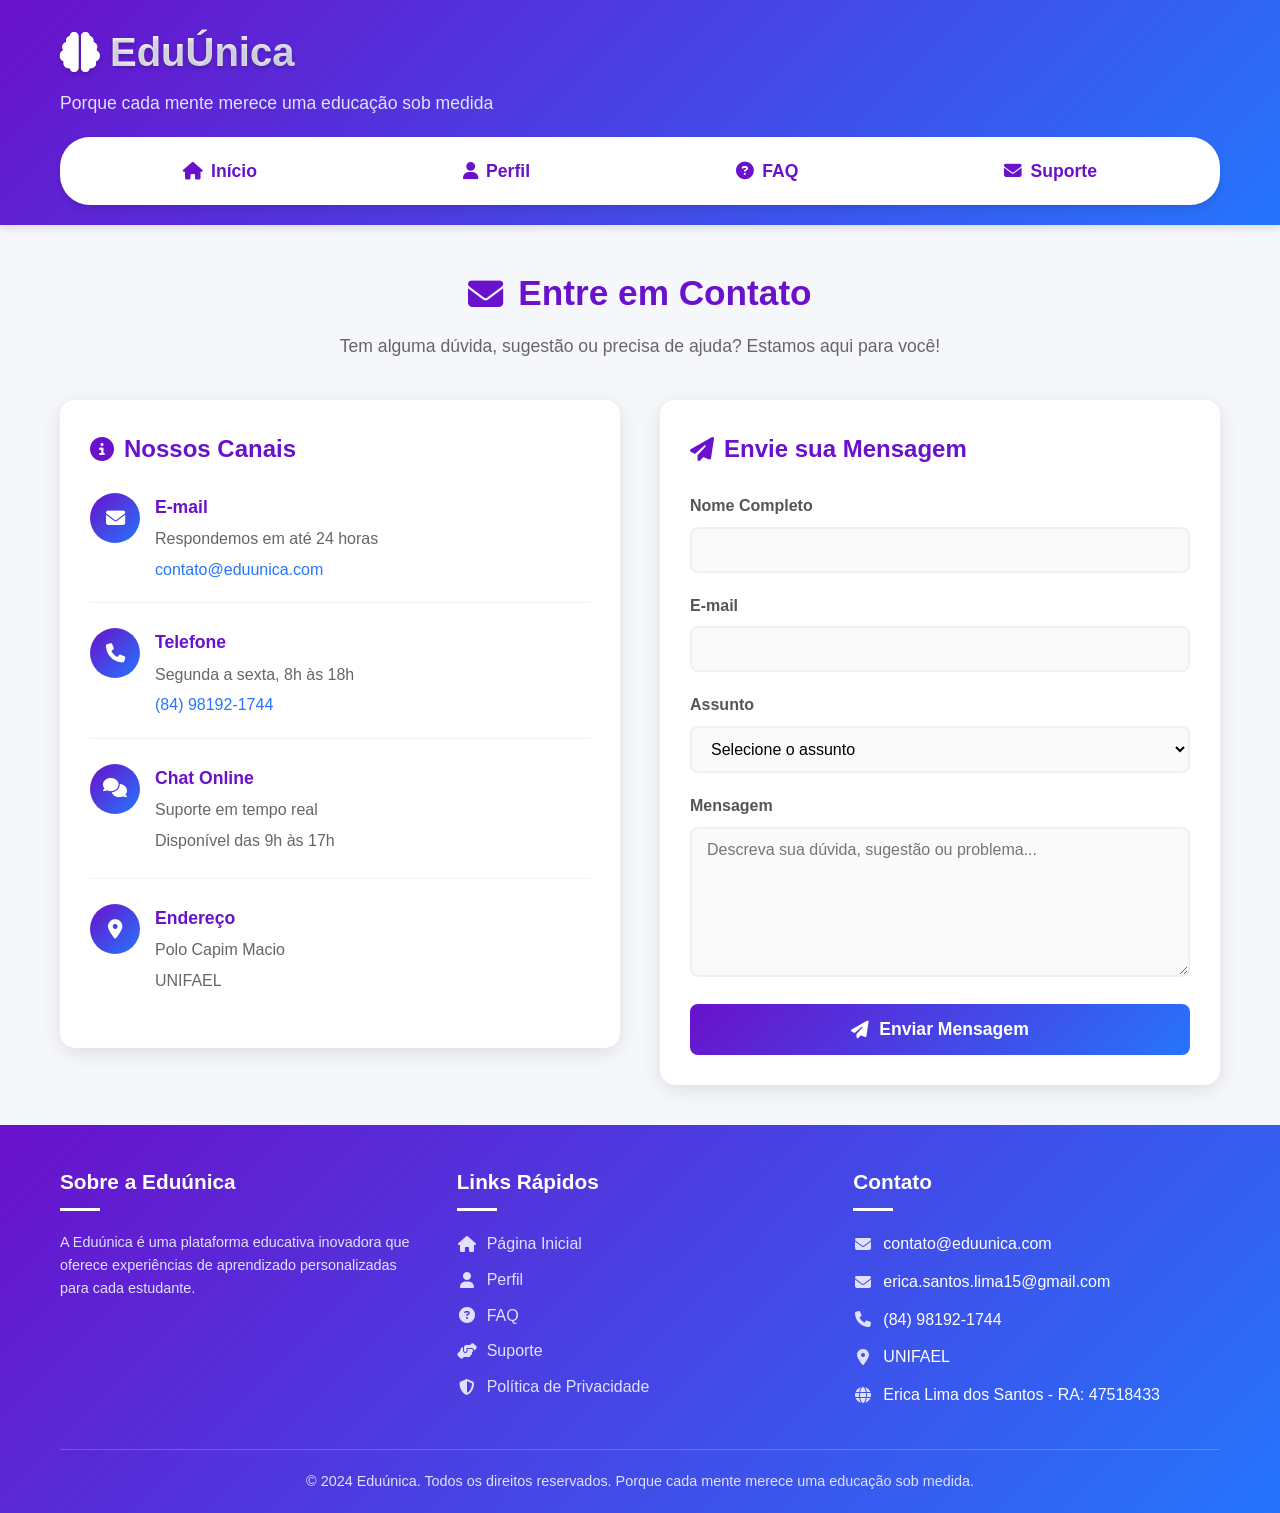
<file: contato.html>
<!DOCTYPE html>
<html lang="pt-BR">
<head>
    <meta charset="UTF-8">
    <meta name="viewport" content="width=device-width, initial-scale=1.0">
    <title>Contato - Eduúnica</title>
    <link rel="stylesheet" href="https://cdnjs.cloudflare.com/ajax/libs/font-awesome/6.4.0/css/all.min.css">
    <style>
        /* ===== VARIÁVEIS PARA ALTO CONTRASTE ===== */
        :root {
            --primary-color: #6a11cb;
            --secondary-color: #2575fc;
            --text-color: #333333;
            --background-color: #ffffff;
            --contrast-ratio: 4.5; /* WCAG AA */
        }

        /* ===== ESTILOS GERAIS ===== */
        * {
            margin: 0;
            padding: 0;
            box-sizing: border-box;
            font-family: 'Segoe UI', Tahoma, Geneva, Verdana, sans-serif;
        }

        /* CORREÇÃO: Garantir que o body ocupe 100% da altura da viewport */
        html, body {
            height: 100%;
        }

        body {
            background-color: #f5f7fa;
            color: #333;
            line-height: 1.6;
            display: flex;
            flex-direction: column;
            min-height: 100vh; /* Garante altura mínima de 100% da viewport */
        }

        .container {
            max-width: 1200px;
            margin: 0 auto;
            padding: 0 20px;
        }

        /* ===== CABEÇALHO ===== */
        header {
            background: linear-gradient(135deg, #6a11cb 0%, #2575fc 100%);
            color: white;
            padding: 20px 0;
            box-shadow: 0 4px 6px rgba(0, 0, 0, 0.1);
        }

        .header-content {
            display: flex;
            justify-content: space-between;
            align-items: center;
        }

        .logo {
            font-size: 2.5rem;
            font-weight: 700;
            background: linear-gradient(to right, #ffffff, #e0e0ff);
            -webkit-background-clip: text;
            background-clip: text;
            color: transparent;
            text-shadow: 0 2px 4px rgba(0, 0, 0, 0.2);
            display: flex;
            align-items: center;
        }

        .logo i {
            margin-right: 10px;
            color: #ffffff;
        }

        .slogan {
            font-size: 1.1rem;
            font-weight: 300;
            margin-top: 5px;
            color: #e0e0ff;
        }

        /* ===== NAVEGAÇÃO ===== */
        nav {
            background-color: #ffffff;
            border-radius: 30px;
            padding: 10px 20px;
            margin-top: 20px;
            box-shadow: 0 4px 6px rgba(0, 0, 0, 0.1);
        }

        .nav-links {
            display: flex;
            justify-content: space-around;
            list-style: none;
        }

        .nav-links li a {
            color: #6a11cb;
            text-decoration: none;
            font-weight: 600;
            font-size: 1.1rem;
            padding: 10px 20px;
            border-radius: 20px;
            transition: all 0.3s ease;
            display: flex;
            align-items: center;
        }

        .nav-links li a i {
            margin-right: 8px;
        }

        .nav-links li a:hover {
            background-color: #f0f0ff;
            color: #2575fc;
        }

        /* ===== CONTEÚDO PRINCIPAL ===== */
        /* CORREÇÃO: Garantir que o main ocupe o espaço disponível */
        main {
            flex: 1; /* Faz o main ocupar todo o espaço disponível */
            width: 100%;
        }

        .contact-section {
            margin: 40px 0;
            min-height: calc(100vh - 400px); /* Garante altura mínima baseada na viewport */
        }

        .contact-header {
            text-align: center;
            margin-bottom: 40px;
        }

        .contact-header h2 {
            color: #6a11cb;
            font-size: 2.2rem;
            margin-bottom: 10px;
            display: flex;
            align-items: center;
            justify-content: center;
        }

        .contact-header h2 i {
            margin-right: 15px;
        }

        .contact-header p {
            color: #666;
            font-size: 1.1rem;
        }

        .contact-container {
            display: grid;
            grid-template-columns: 1fr 1fr;
            gap: 40px;
        }

        .contact-info {
            background: white;
            border-radius: 15px;
            padding: 30px;
            box-shadow: 0 5px 20px rgba(0, 0, 0, 0.1);
            height: fit-content;
        }

        .contact-info h3 {
            color: #6a11cb;
            margin-bottom: 25px;
            font-size: 1.5rem;
            display: flex;
            align-items: center;
        }

        .contact-info h3 i {
            margin-right: 10px;
        }

        .contact-method {
            display: flex;
            align-items: flex-start;
            margin-bottom: 25px;
            padding-bottom: 20px;
            border-bottom: 1px solid #f0f0f0;
        }

        .contact-method:last-child {
            border-bottom: none;
            margin-bottom: 0;
        }

        .contact-icon {
            width: 50px;
            height: 50px;
            background: linear-gradient(135deg, #6a11cb 0%, #2575fc 100%);
            border-radius: 50%;
            display: flex;
            align-items: center;
            justify-content: center;
            margin-right: 15px;
            flex-shrink: 0;
        }

        .contact-icon i {
            color: white;
            font-size: 1.2rem;
        }

        .contact-details h4 {
            color: #6a11cb;
            margin-bottom: 5px;
            font-size: 1.1rem;
        }

        .contact-details p {
            color: #666;
            margin-bottom: 5px;
        }

        .contact-details a {
            color: #2575fc;
            text-decoration: none;
            transition: color 0.3s ease;
        }

        .contact-details a:hover {
            color: #6a11cb;
            text-decoration: underline;
        }

        .contact-form-container {
            background: white;
            border-radius: 15px;
            padding: 30px;
            box-shadow: 0 5px 20px rgba(0, 0, 0, 0.1);
        }

        .contact-form-container h3 {
            color: #6a11cb;
            margin-bottom: 25px;
            font-size: 1.5rem;
            display: flex;
            align-items: center;
        }

        .contact-form-container h3 i {
            margin-right: 10px;
        }

        .form-group {
            margin-bottom: 20px;
        }

        .form-group label {
            display: block;
            margin-bottom: 8px;
            font-weight: 600;
            color: #555;
        }

        .form-group input,
        .form-group select,
        .form-group textarea {
            width: 100%;
            padding: 12px 15px;
            border: 2px solid #f0f0f0;
            border-radius: 8px;
            font-size: 1rem;
            transition: all 0.3s ease;
            background-color: #fafafa;
        }

        .form-group input:focus,
        .form-group select:focus,
        .form-group textarea:focus {
            border-color: #6a11cb;
            background-color: white;
            outline: none;
            box-shadow: 0 0 0 3px rgba(106, 17, 203, 0.1);
        }

        .form-group textarea {
            min-height: 150px;
            resize: vertical;
        }

        .submit-btn {
            background: linear-gradient(135deg, #6a11cb 0%, #2575fc 100%);
            color: white;
            border: none;
            padding: 15px 30px;
            border-radius: 8px;
            cursor: pointer;
            font-weight: 600;
            font-size: 1.1rem;
            transition: all 0.3s ease;
            display: flex;
            align-items: center;
            justify-content: center;
            width: 100%;
            margin-top: 10px;
        }

        .submit-btn i {
            margin-right: 10px;
        }

        .submit-btn:hover {
            transform: translateY(-2px);
            box-shadow: 0 5px 15px rgba(106, 17, 203, 0.3);
        }

        /* Modal de Confirmação */
        .modal {
            display: none;
            position: fixed;
            top: 0;
            left: 0;
            width: 100%;
            height: 100%;
            background-color: rgba(0, 0, 0, 0.5);
            z-index: 1000;
            align-items: center;
            justify-content: center;
        }

        .modal-content {
            background: white;
            border-radius: 15px;
            padding: 40px;
            max-width: 500px;
            width: 90%;
            text-align: center;
            box-shadow: 0 10px 30px rgba(0, 0, 0, 0.2);
            animation: modalAppear 0.3s ease;
        }

        @keyframes modalAppear {
            from {
                opacity: 0;
                transform: translateY(-20px);
            }
            to {
                opacity: 1;
                transform: translateY(0);
            }
        }

        .modal-icon {
            width: 80px;
            height: 80px;
            background: linear-gradient(135deg, #4CAF50 0%, #45a049 100%);
            border-radius: 50%;
            display: flex;
            align-items: center;
            justify-content: center;
            margin: 0 auto 20px;
        }

        .modal-icon i {
            color: white;
            font-size: 2.5rem;
        }

        .modal h3 {
            color: #6a11cb;
            margin-bottom: 15px;
            font-size: 1.8rem;
        }

        .modal p {
            color: #666;
            margin-bottom: 25px;
            line-height: 1.6;
        }

        .modal-actions {
            display: flex;
            gap: 15px;
            justify-content: center;
        }

        .modal-btn {
            padding: 12px 25px;
            border: none;
            border-radius: 8px;
            cursor: pointer;
            font-weight: 600;
            transition: all 0.3s ease;
            display: flex;
            align-items: center;
        }

        .modal-btn.home {
            background: linear-gradient(135deg, #6a11cb 0%, #2575fc 100%);
            color: white;
        }

        .modal-btn.faq {
            background: #f5f7fa;
            color: #6a11cb;
            border: 2px solid #6a11cb;
        }

        .modal-btn:hover {
            transform: translateY(-2px);
            box-shadow: 0 5px 15px rgba(106, 17, 203, 0.2);
        }

        .modal-btn i {
            margin-right: 8px;
        }

/* ===== RODAPÉ CORRIGIDO ===== */
footer {
    background: linear-gradient(135deg, #6a11cb 0%, #2575fc 100%);
    color: white;
    padding: 40px 0 20px;
    margin-top: auto;
    width: 100%;
}

footer .container {
    max-width: 1200px;
    margin: 0 auto;
    padding: 0 20px;
}

footer .footer-content {
    display: grid;
    grid-template-columns: repeat(auto-fit, minmax(250px, 1fr));
    gap: 30px;
    margin-bottom: 30px;
}

footer .footer-column h3 {
    font-size: 1.3rem;
    margin-bottom: 20px;
    position: relative;
}

footer .footer-column h3::after {
    content: '';
    display: block;
    width: 40px;
    height: 3px;
    background-color: white;
    margin-top: 10px;
}

footer .footer-column p {
    color: #e0e0ff;
    margin-bottom: 20px;
    font-size: 0.9rem;
    line-height: 1.6;
}

footer .footer-column ul {
    list-style: none;
}

footer .footer-column ul li {
    margin-bottom: 10px;
}

footer .footer-column ul li a {
    color: #e0e0ff;
    text-decoration: none;
    transition: color 0.3s ease;
    display: flex;
    align-items: center;
}

footer .footer-column ul li a i {
    margin-right: 10px;
    width: 20px;
    text-align: center;
}

footer .footer-column ul li a:hover {
    color: white;
    text-decoration: underline;
}

/* CORREÇÃO: Estilos específicos para a lista de contato no rodapé */
footer .footer-column .contact-info {
    background: transparent !important;
    padding: 0 !important;
    margin: 0 !important;
    box-shadow: none !important;
    border-radius: 0 !important;
}

footer .footer-column .contact-info li {
    background: transparent !important;
    margin-bottom: 12px;
    padding: 0 !important;
    border: none !important;
    display: flex;
    align-items: center;
}

footer .footer-column .contact-info li i {
    color: #e0e0ff;
    margin-right: 10px;
    width: 20px;
    text-align: center;
    font-size: 1rem;
}

footer .footer-column .contact-info li:hover i {
    color: white;
}

footer .copyright {
    text-align: center;
    padding-top: 20px;
    border-top: 1px solid rgba(255, 255, 255, 0.2);
    font-size: 0.9rem;
    color: #e0e0ff;
}        /* Botão Voltar ao Topo */
.back-to-top {
    position: fixed;
    bottom: 30px;
    right: 30px;
    width: 50px;
    height: 50px;
    background: var(--primary-color, #4a90e2);
    color: white;
    border: none;
    border-radius: 50%;
    cursor: pointer;
    opacity: 0;
    visibility: hidden;
    transition: all 0.3s ease;
    box-shadow: 0 4px 12px rgba(0, 0, 0, 0.15);
    z-index: 1000;
    display: flex;
    align-items: center;
    justify-content: center;
    font-size: 1.2rem;
}

.back-to-top.show {
    opacity: 1;
    visibility: visible;
}

.back-to-top:hover {
    background: var(--primary-dark, #357abd);
    transform: translateY(-2px);
    box-shadow: 0 6px 16px rgba(0, 0, 0, 0.2);
}

.back-to-top:focus {
    outline: 3px solid var(--focus-color, #ffd700);
    outline-offset: 2px;
}

/* Modo alto contraste */
.high-contrast .back-to-top {
    background: #000;
    border: 2px solid #fff;
}

.high-contrast .back-to-top:hover {
    background: #fff;
    color: #000;
}

/* Reduzir movimento */
.reduce-motion .back-to-top {
    transition: none;
}
    </style>
</head>
<body>
    <!-- Cabeçalho -->
    <header>
        <div class="container">
            <div class="header-content">
                <div>
                    <h1 class="logo"><i class="fas fa-brain"></i> EduÚnica</h1>
                    <p class="slogan">Porque cada mente merece uma educação sob medida</p>
                </div>
            </div>
            
            <!-- Navegação -->
            <nav>
                <ul class="nav-links">
                    <li><a href="home.html"><i class="fas fa-home"></i> Início</a></li>
                    <li><a href="perfil.html"><i class="fas fa-user"></i> Perfil</a></li>
                    <li><a href="faq.html"><i class="fas fa-question-circle"></i> FAQ</a></li>
                    <li><a href="contato.html" class="active"><i class="fas fa-envelope"></i> Suporte</a></li>
                </ul>
            </nav>
        </div>
    </header>

    <!-- Conteúdo Principal -->
    <main class="container">
        <section class="contact-section">
            <div class="contact-header">
                <h2><i class="fas fa-envelope"></i> Entre em Contato</h2>
                <p>Tem alguma dúvida, sugestão ou precisa de ajuda? Estamos aqui para você!</p>
            </div>

            <div class="contact-container">
                <!-- Informações de Contato -->
                <div class="contact-info">
                    <h3><i class="fas fa-info-circle"></i> Nossos Canais</h3>
                    
                    <div class="contact-method">
                        <div class="contact-icon">
                            <i class="fas fa-envelope"></i>
                        </div>
                        <div class="contact-details">
                            <h4>E-mail</h4>
                            <p>Respondemos em até 24 horas</p>
                            <a href="mailto:contato@eduunica.com">contato@eduunica.com</a>
                        </div>
                    </div>
                    
                    <div class="contact-method">
                        <div class="contact-icon">
                            <i class="fas fa-phone"></i>
                        </div>
                        <div class="contact-details">
                            <h4>Telefone</h4>
                            <p>Segunda a sexta, 8h às 18h</p>
                            <a href="tel:+5584981921744">(84) 98192-1744</a>
                        </div>
                    </div>
                    
                    <div class="contact-method">
                        <div class="contact-icon">
                            <i class="fas fa-comments"></i>
                        </div>
                        <div class="contact-details">
                            <h4>Chat Online</h4>
                            <p>Suporte em tempo real</p>
                            <p>Disponível das 9h às 17h</p>
                        </div>
                    </div>
                    
                    <div class="contact-method">
                        <div class="contact-icon">
                            <i class="fas fa-map-marker-alt"></i>
                        </div>
                        <div class="contact-details">
                            <h4>Endereço</h4>
                            <p>Polo Capim Macio</p>
                            <p>UNIFAEL</p>
                        </div>
                    </div>
                </div>

                <!-- Formulário de Contato -->
                <div class="contact-form-container">
                    <h3><i class="fas fa-paper-plane"></i> Envie sua Mensagem</h3>
                    
                    <form id="contactForm">
                        <div class="form-group">
                            <label for="name">Nome Completo</label>
                            <input type="text" id="name" name="name" required>
                        </div>
                        
                        <div class="form-group">
                            <label for="email">E-mail</label>
                            <input type="email" id="email" name="email" required>
                        </div>
                        
                        <div class="form-group">
                            <label for="subject">Assunto</label>
                            <select id="subject" name="subject" required>
                                <option value="" disabled selected>Selecione o assunto</option>
                                <option value="duvida">Dúvida sobre a plataforma</option>
                                <option value="sugestao">Sugestão de melhoria</option>
                                <option value="problema">Problema técnico</option>
                                <option value="parceria">Proposta de parceria</option>
                                <option value="outro">Outro</option>
                            </select>
                        </div>
                        
                        <div class="form-group">
                            <label for="message">Mensagem</label>
                            <textarea id="message" name="message" placeholder="Descreva sua dúvida, sugestão ou problema..." required></textarea>
                        </div>
                        
                        <button type="submit" class="submit-btn">
                            <i class="fas fa-paper-plane"></i> Enviar Mensagem
                        </button>
                    </form>
                </div>
            </div>
        </section>
    </main>

    <!-- Modal de Confirmação -->
    <div class="modal" id="confirmationModal">
        <div class="modal-content">
            <div class="modal-icon">
                <i class="fas fa-check"></i>
            </div>
            <h3>Mensagem Enviada!</h3>
            <p>Sua mensagem foi enviada com sucesso. Entraremos em contato em breve.</p>
            <p><strong>Obrigado por entrar em contato com a Eduúnica!</strong></p>
            <div class="modal-actions">
                <button class="modal-btn home" id="goHome">
                    <i class="fas fa-home"></i> Voltar para a Página Inicial
                </button>
                <button class="modal-btn faq" id="goFaq">
                    <i class="fas fa-question-circle"></i> Voltar para o FAQ
                </button>
            </div>
        </div>
    </div>

    <!-- Rodapé -->
    <footer>
        <div class="container">
            <div class="footer-content">
                <div class="footer-column">
                    <h3>Sobre a Eduúnica</h3>
                    <p>A Eduúnica é uma plataforma educativa inovadora que oferece experiências de aprendizado personalizadas para cada estudante.</p>
                </div>
                <div class="footer-column">
                    <h3>Links Rápidos</h3>
                    <ul>
                        <li><a href="home.html"><i class="fas fa-home"></i> Página Inicial</a></li>
                        
                        <li><a href="perfil.html"><i class="fas fa-user"></i> Perfil</a></li>
                        <li><a href="FAQ.html"><i class="fas fa-question-circle"></i> FAQ</a></li>
                        <li><a href="contato.html"><i class="fas fa-hands-helping"></i> Suporte</a></li>
                        <li><a href="pp.html"><i class="fas fa-shield-alt"></i> Política de Privacidade</a></li>
                    </ul>
                </div>
                <div class="footer-column">
                    <h3>Contato</h3>
                    <ul class="contact-info">
                          <li><i class="fas fa-envelope"></i> contato@eduunica.com</li>
                         <li><i class="fas fa-envelope"></i> erica.santos.lima15@gmail.com</li>
                        <li><i class="fas fa-phone"></i> (84) 98192-1744</li>
                        <li><i class="fas fa-map-marker-alt"></i> UNIFAEL</li>
                        <li><i class="fas fa-globe"></i> Erica Lima dos Santos - RA: 47518433</li>
                    
                    </ul>
                </div>
            </div>
            <div class="copyright">
                <p>&copy; 2024 Eduúnica. Todos os direitos reservados. Porque cada mente merece uma educação sob medida.</p>
            </div>
        </div>
    </footer>
<!-- Botão Voltar ao Topo -->
<button id="backToTop" class="back-to-top" aria-label="Voltar ao topo da página">
    <i class="fas fa-chevron-up"></i>
</button>
    <script>
        // Botão Voltar ao Topo
function initBackToTop() {
    const backToTopButton = document.getElementById('backToTop');
    
    if (!backToTopButton) return;
    
    // Mostrar/ocultar botão baseado no scroll
    function toggleBackToTop() {
        if (window.pageYOffset > 300) {
            backToTopButton.classList.add('show');
        } else {
            backToTopButton.classList.remove('show');
        }
    }
    
    // Função para voltar ao topo suavemente
    function scrollToTop() {
        // Verifica se o usuário prefere reduzir movimento
        const prefersReducedMotion = document.body.classList.contains('reduce-motion');
        
        if (prefersReducedMotion) {
            // Scroll instantâneo para quem prefere reduzir animação
            window.scrollTo({
                top: 0,
                behavior: 'auto'
            });
        } else {
            // Scroll suave para outros usuários
            window.scrollTo({
                top: 0,
                behavior: 'smooth'
            });
        }
        
        // Anuncia para leitores de tela
        announceToScreenReader('Voltou ao topo da página');
    }
    
    // Event Listeners
    window.addEventListener('scroll', toggleBackToTop);
    backToTopButton.addEventListener('click', scrollToTop);
    
    // Teclado - permitir ativação com Enter ou Espaço
    backToTopButton.addEventListener('keydown', function(e) {
        if (e.key === 'Enter' || e.key === ' ') {
            e.preventDefault();
            scrollToTop();
        }
    });
    
    // Verificar estado inicial
    toggleBackToTop();
}

// Inicializar quando o DOM estiver carregado
document.addEventListener('DOMContentLoaded', function() {
    initBackToTop();
});

        document.addEventListener('DOMContentLoaded', function() {
            const contactForm = document.getElementById('contactForm');
            const confirmationModal = document.getElementById('confirmationModal');
            const goHomeBtn = document.getElementById('goHome');
            const goFaqBtn = document.getElementById('goFaq');

            // Envio do formulário
            contactForm.addEventListener('submit', function(e) {
                e.preventDefault();
                
                // Aqui você normalmente enviaria os dados para um servidor
                // Por enquanto, apenas simularemos o envio
                
                // Exibir modal de confirmação
                confirmationModal.style.display = 'flex';
            });

            // Botão para voltar à página inicial
            goHomeBtn.addEventListener('click', function() {
                window.location.href = 'index.html';
            });

            // Botão para voltar ao FAQ
            goFaqBtn.addEventListener('click', function() {
                window.location.href = 'faq.html';
            });

            // Fechar modal ao clicar fora dele
            confirmationModal.addEventListener('click', function(e) {
                if (e.target === confirmationModal) {
                    confirmationModal.style.display = 'none';
                }
            });
        });
    </script>
</body>
</html>
</file>
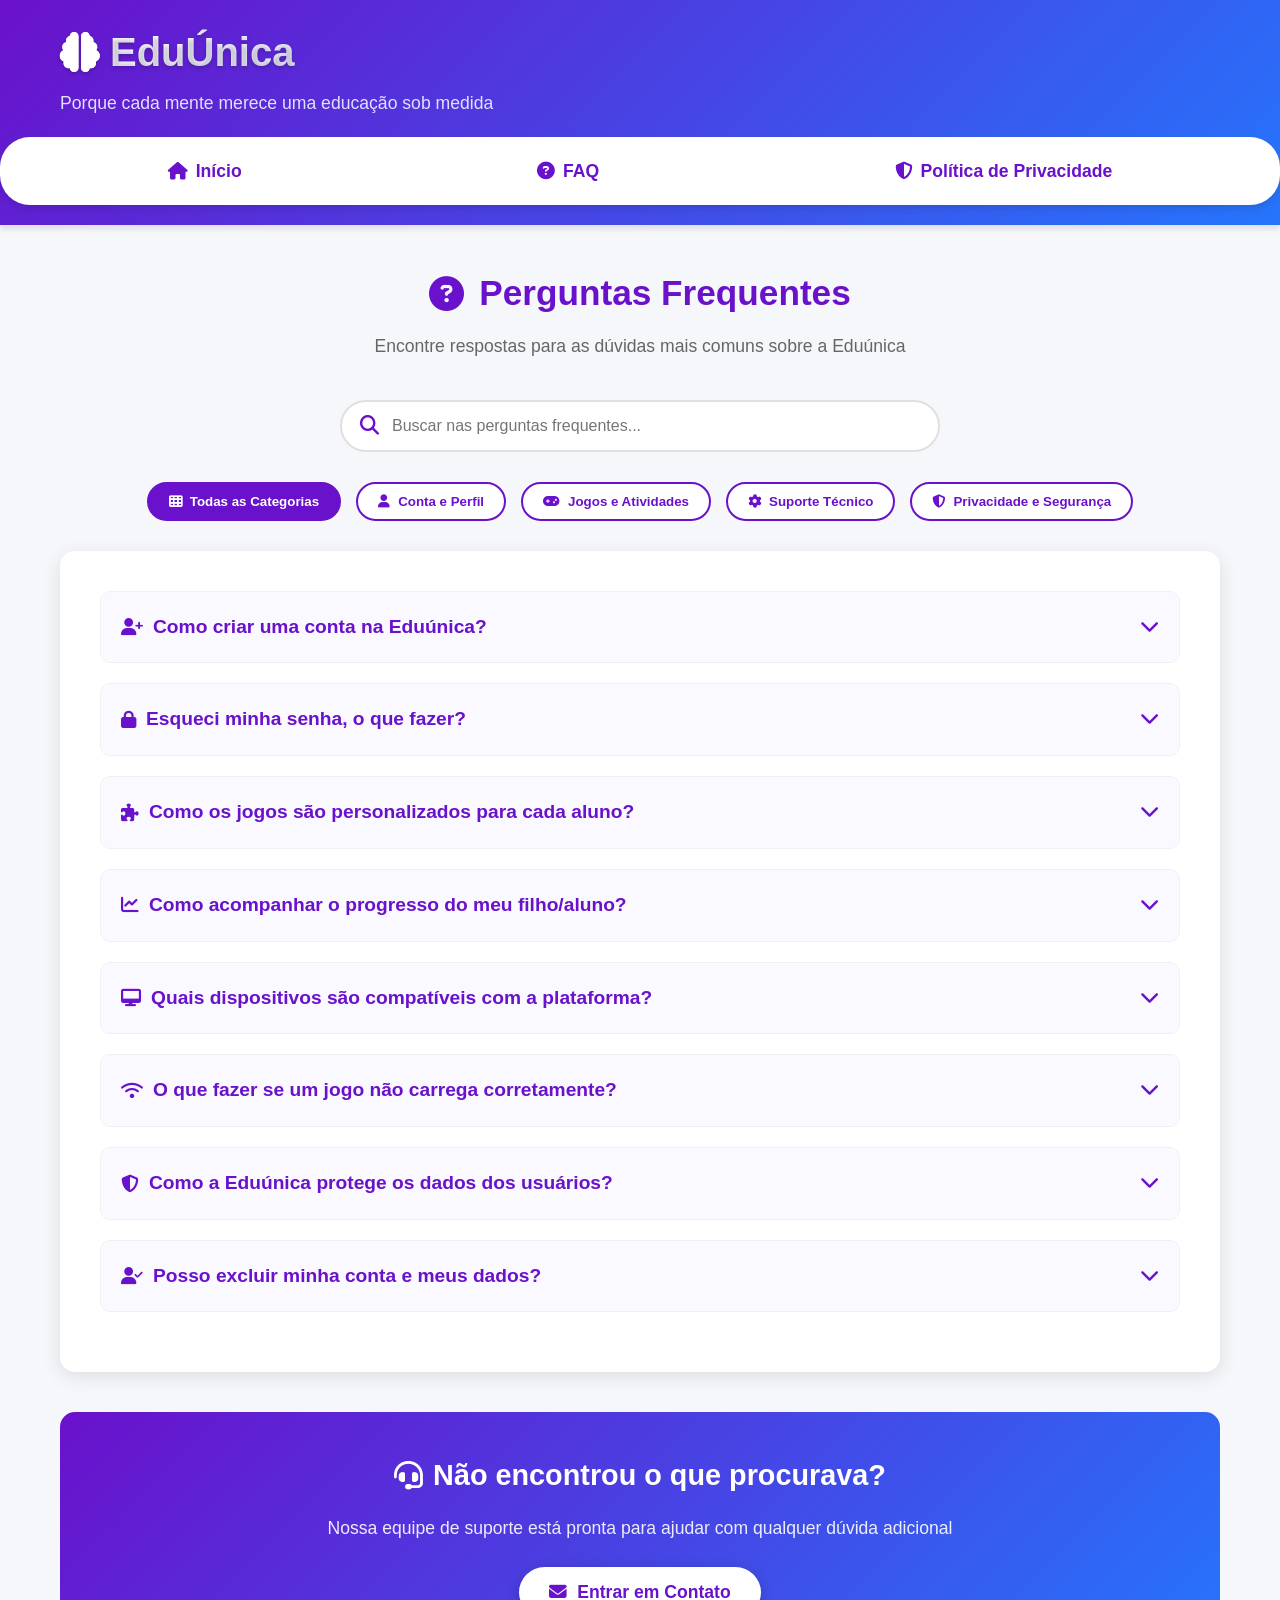
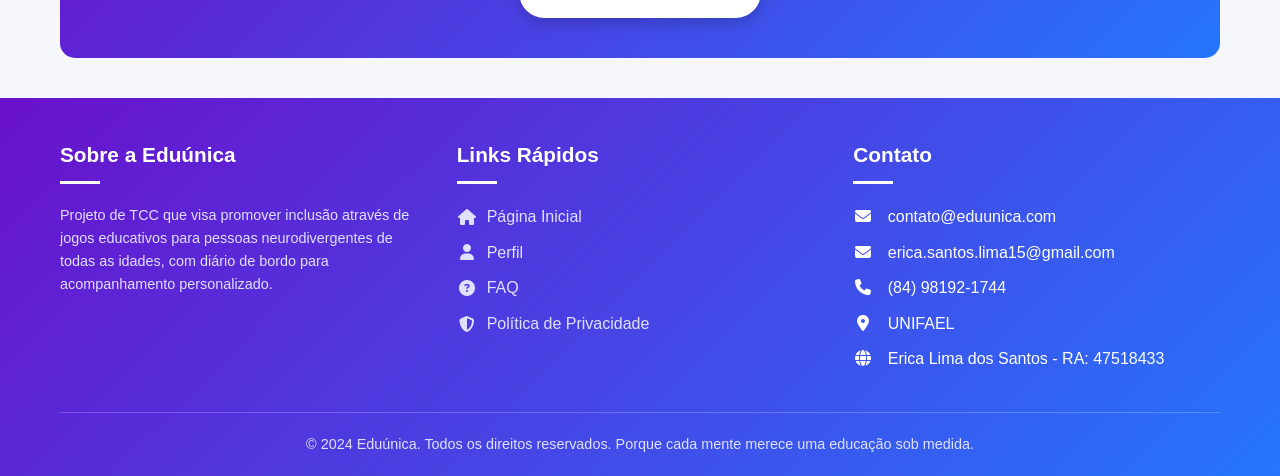
<file: FAQ.html>
<!DOCTYPE html>
<html lang="pt-BR">
<head>
    <meta charset="UTF-8">
    <meta name="viewport" content="width=device-width, initial-scale=1.0">
    <title>FAQ - Eduúnica</title>
    <link rel="stylesheet" href="https://cdnjs.cloudflare.com/ajax/libs/font-awesome/6.4.0/css/all.min.css">
    <style>
        /* ===== VARIÁVEIS PARA ALTO CONTRASTE ===== */
        :root {
            --primary-color: #6a11cb;
            --secondary-color: #2575fc;
            --text-color: #333333;
            --background-color: #ffffff;
            --contrast-ratio: 4.5; /* WCAG AA */
        }

        /* ===== ESTILOS GERAIS ===== */
        * {
            margin: 0;
            padding: 0;
            box-sizing: border-box;
            font-family: 'Segoe UI', Tahoma, Geneva, Verdana, sans-serif;
        }

        body {
            background-color: #f5f7fa;
            color: #333;
            line-height: 1.6;
        }

        .container {
            max-width: 1200px;
            margin: 0 auto;
            padding: 0 20px;
        }

        /* ===== CABEÇALHO ===== */
        header {
            background: linear-gradient(135deg, #6a11cb 0%, #2575fc 100%);
            color: white;
            padding: 20px 0;
            box-shadow: 0 4px 6px rgba(0, 0, 0, 0.1);
        }

        .header-content {
            display: flex;
            justify-content: space-between;
            align-items: center;
        }

        .logo {
            font-size: 2.5rem;
            font-weight: 700;
            background: linear-gradient(to right, #ffffff, #e0e0ff);
            -webkit-background-clip: text;
            background-clip: text;
            color: transparent;
            text-shadow: 0 2px 4px rgba(0, 0, 0, 0.2);
            display: flex;
            align-items: center;
        }

        .logo i {
            margin-right: 10px;
            color: #ffffff;
        }

        .slogan {
            font-size: 1.1rem;
            font-weight: 300;
            margin-top: 5px;
            color: #e0e0ff;
        }

        /* ===== NAVEGAÇÃO ===== */
        nav {
            background-color: #ffffff;
            border-radius: 30px;
            padding: 10px 20px;
            margin-top: 20px;
            box-shadow: 0 4px 6px rgba(0, 0, 0, 0.1);
        }

        .nav-links {
            display: flex;
            justify-content: space-around;
            list-style: none;
        }

        .nav-links li a {
            color: #6a11cb;
            text-decoration: none;
            font-weight: 600;
            font-size: 1.1rem;
            padding: 10px 20px;
            border-radius: 20px;
            transition: all 0.3s ease;
            display: flex;
            align-items: center;
        }

        .nav-links li a i {
            margin-right: 8px;
        }

        .nav-links li a:hover {
            background-color: #f0f0ff;
            color: #2575fc;
        }

        /* ===== CONTEÚDO PRINCIPAL ===== */
        .faq-section {
            margin: 40px 0;
        }

        .faq-header {
            text-align: center;
            margin-bottom: 40px;
        }

        .faq-header h2 {
            color: #6a11cb;
            font-size: 2.2rem;
            margin-bottom: 10px;
            display: flex;
            align-items: center;
            justify-content: center;
        }

        .faq-header h2 i {
            margin-right: 15px;
        }

        .faq-header p {
            color: #666;
            font-size: 1.1rem;
        }

        .search-container {
            max-width: 600px;
            margin: 30px auto;
            position: relative;
        }

        .search-box {
            width: 100%;
            padding: 15px 20px;
            border: 2px solid #e0e0e0;
            border-radius: 30px;
            font-size: 1rem;
            transition: all 0.3s ease;
            padding-left: 50px;
        }

        .search-box:focus {
            border-color: #6a11cb;
            outline: none;
            box-shadow: 0 0 0 3px rgba(106, 17, 203, 0.1);
        }

        .search-icon {
            position: absolute;
            left: 20px;
            top: 50%;
            transform: translateY(-50%);
            color: #6a11cb;
            font-size: 1.2rem;
        }

        .faq-categories {
            display: flex;
            flex-wrap: wrap;
            gap: 15px;
            margin-bottom: 30px;
            justify-content: center;
        }

        .category-btn {
            background: white;
            border: 2px solid #6a11cb;
            color: #6a11cb;
            padding: 10px 20px;
            border-radius: 25px;
            cursor: pointer;
            font-weight: 600;
            transition: all 0.3s ease;
            display: flex;
            align-items: center;
        }

        .category-btn i {
            margin-right: 8px;
        }

        .category-btn.active, .category-btn:hover {
            background: #6a11cb;
            color: white;
        }

        .faq-container {
            background: white;
            border-radius: 15px;
            padding: 40px;
            box-shadow: 0 5px 20px rgba(0, 0, 0, 0.1);
            margin-bottom: 40px;
        }

        .faq-item {
            margin-bottom: 20px;
            border: 1px solid #f0f0f0;
            border-radius: 10px;
            overflow: hidden;
            transition: all 0.3s ease;
        }

        .faq-item.active {
            border-color: #6a11cb;
            box-shadow: 0 5px 15px rgba(106, 17, 203, 0.1);
        }

        .faq-question {
            background: #f9f9ff;
            padding: 20px;
            cursor: pointer;
            display: flex;
            justify-content: space-between;
            align-items: center;
            transition: all 0.3s ease;
        }

        .faq-question:hover {
            background: #f0f0ff;
        }

        .faq-question h3 {
            color: #6a11cb;
            font-size: 1.2rem;
            display: flex;
            align-items: center;
        }

        .faq-question h3 i {
            margin-right: 10px;
            font-size: 1.1rem;
        }

        .faq-toggle {
            color: #6a11cb;
            font-size: 1.2rem;
            transition: transform 0.3s ease;
        }

        .faq-item.active .faq-toggle {
            transform: rotate(180deg);
        }

        .faq-answer {
            padding: 0 20px;
            max-height: 0;
            overflow: hidden;
            transition: all 0.3s ease;
        }

        .faq-item.active .faq-answer {
            padding: 20px;
            max-height: 500px;
        }

        .faq-answer p {
            color: #555;
            line-height: 1.7;
            margin-bottom: 15px;
        }

        .faq-answer ul {
            margin-left: 20px;
            margin-bottom: 15px;
        }

        .faq-answer li {
            margin-bottom: 8px;
            color: #555;
        }

        .contact-support {
            background: linear-gradient(135deg, #6a11cb 0%, #2575fc 100%);
            color: white;
            border-radius: 15px;
            padding: 40px;
            text-align: center;
            margin-top: 40px;
        }

        .contact-support h3 {
            font-size: 1.8rem;
            margin-bottom: 15px;
            display: flex;
            align-items: center;
            justify-content: center;
        }

        .contact-support h3 i {
            margin-right: 10px;
        }

        .contact-support p {
            margin-bottom: 25px;
            font-size: 1.1rem;
            opacity: 0.9;
        }

        .support-btn {
            background: white;
            color: #6a11cb;
            border: none;
            padding: 15px 30px;
            border-radius: 30px;
            font-size: 1.1rem;
            font-weight: 600;
            cursor: pointer;
            transition: all 0.3s ease;
            display: inline-flex;
            align-items: center;
            box-shadow: 0 4px 15px rgba(0, 0, 0, 0.2);
        }

        .support-btn i {
            margin-right: 10px;
        }

        .support-btn:hover {
            transform: translateY(-3px);
            box-shadow: 0 8px 25px rgba(0, 0, 0, 0.3);
        }

        /* ===== RODAPÉ ===== */
        footer {
            background: linear-gradient(135deg, #6a11cb 0%, #2575fc 100%);
            color: white;
            padding: 40px 0 20px;
            margin-top: 40px;
            width: 100vw;
            position: relative;
            left: 50%;
            right: 50%;
            margin-left: -50vw;
            margin-right: -50vw;
        }

        footer .container {
            max-width: 1200px;
            margin: 0 auto;
            padding: 0 20px;
        }

        footer .footer-content {
            display: grid;
            grid-template-columns: repeat(auto-fit, minmax(250px, 1fr));
            gap: 30px;
            margin-bottom: 30px;
        }

        footer .footer-column h3 {
            font-size: 1.3rem;
            margin-bottom: 20px;
            position: relative;
        }

        footer .footer-column h3::after {
            content: '';
            display: block;
            width: 40px;
            height: 3px;
            background-color: white;
            margin-top: 10px;
        }

        footer .footer-column p {
            color: #e0e0ff;
            margin-bottom: 20px;
            font-size: 0.9rem;
            line-height: 1.6;
        }

        footer .footer-column ul {
            list-style: none;
        }

        footer .footer-column ul li {
            margin-bottom: 10px;
        }

        footer .footer-column ul li a {
            color: #e0e0ff;
            text-decoration: none;
            transition: color 0.3s ease;
            display: flex;
            align-items: center;
        }

        footer .footer-column ul li a i,
        footer .contact-info li i {
            margin-right: 10px;
            width: 20px;
            text-align: center;
        }

        footer .footer-column ul li a:hover {
            color: white;
            text-decoration: underline;
        }

        footer .copyright {
            text-align: center;
            padding-top: 20px;
            border-top: 1px solid rgba(255, 255, 255, 0.2);
            font-size: 0.9rem;
            color: #e0e0ff;
        }

        /* ===== RESPONSIVIDADE ===== */
        @media (max-width: 768px) {
            .header-content {
                flex-direction: column;
                text-align: center;
            }

            .nav-links {
                flex-wrap: wrap;
            }

            .faq-header h2 {
                font-size: 1.8rem;
            }

            .faq-container {
                padding: 25px;
            }

            .faq-question h3 {
                font-size: 1.1rem;
            }

            .contact-support {
                padding: 30px 20px;
            }

            footer .footer-content {
                grid-template-columns: 1fr;
                text-align: center;
            }
            
            footer .footer-column h3::after {
                margin: 10px auto 0;
            }
        }
        /* Botão Voltar ao Topo */
.back-to-top {
    position: fixed;
    bottom: 30px;
    right: 30px;
    width: 50px;
    height: 50px;
    background: var(--primary-color, #4a90e2);
    color: white;
    border: none;
    border-radius: 50%;
    cursor: pointer;
    opacity: 0;
    visibility: hidden;
    transition: all 0.3s ease;
    box-shadow: 0 4px 12px rgba(0, 0, 0, 0.15);
    z-index: 1000;
    display: flex;
    align-items: center;
    justify-content: center;
    font-size: 1.2rem;
}

.back-to-top.show {
    opacity: 1;
    visibility: visible;
}

.back-to-top:hover {
    background: var(--primary-dark, #357abd);
    transform: translateY(-2px);
    box-shadow: 0 6px 16px rgba(0, 0, 0, 0.2);
}

.back-to-top:focus {
    outline: 3px solid var(--focus-color, #ffd700);
    outline-offset: 2px;
}

/* Modo alto contraste */
.high-contrast .back-to-top {
    background: #000;
    border: 2px solid #fff;
}

.high-contrast .back-to-top:hover {
    background: #fff;
    color: #000;
}

/* Reduzir movimento */
.reduce-motion .back-to-top {
    transition: none;
}
    </style>
</head>
<body>
    <!-- Cabeçalho -->
    <header>
        
                <div class="container">
            <div class="header-content">
                <div>
                    <h1 class="logo"><i class="fas fa-brain"></i> EduÚnica</h1>
                    <p class="slogan">Porque cada mente merece uma educação sob medida</p>
                </div>
            </div>
            </div>
            
            <!-- Navegação -->
            <nav>
                <ul class="nav-links">
                    <li><a href="login.html"><i class="fas fa-home"></i> Início</a></li>
                    <!--<li><a href="jogos.html"><i class="fas fa-gamepad"></i> Jogos</a></li>-->
                    <!--<li><a href="perfil.html"><i class="fas fa-user"></i> Perfil</a></li>-->
                    <li><a href="FAQ.html" class="active"><i class="fas fa-question-circle"></i> FAQ</a></li>
                    <li><a href="pp.html"><i class="fas fa-shield-alt"></i> Política de Privacidade</a></li>
                </ul>
            </nav>
        </div>
    </header>

    <!-- Conteúdo Principal -->
    <main class="container">
        <section class="faq-section">
            <div class="faq-header">
                <h2><i class="fas fa-question-circle"></i> Perguntas Frequentes</h2>
                <p>Encontre respostas para as dúvidas mais comuns sobre a Eduúnica</p>
            </div>

            <div class="search-container">
                <i class="fas fa-search search-icon"></i>
                <input type="text" class="search-box" placeholder="Buscar nas perguntas frequentes...">
            </div>

            <div class="faq-categories">
                <button class="category-btn active" data-category="all">
                    <i class="fas fa-th"></i> Todas as Categorias
                </button>
                <button class="category-btn" data-category="conta">
                    <i class="fas fa-user"></i> Conta e Perfil
                </button>
                <button class="category-btn" data-category="jogos">
                    <i class="fas fa-gamepad"></i> Jogos e Atividades
                </button>
                <button class="category-btn" data-category="tecnico">
                    <i class="fas fa-cog"></i> Suporte Técnico
                </button>
                <button class="category-btn" data-category="privacidade">
                    <i class="fas fa-shield-alt"></i> Privacidade e Segurança
                </button>
            </div>

            <div class="faq-container">
                <!-- Conta e Perfil -->
                <div class="faq-item" data-category="conta">
                    <div class="faq-question">
                        <h3><i class="fas fa-user-plus"></i> Como criar uma conta na Eduúnica?</h3>
                        <span class="faq-toggle"><i class="fas fa-chevron-down"></i></span>
                    </div>
                    <div class="faq-answer">
                        <p>Para criar uma conta na Eduúnica, siga estes passos:</p>
                        <ul>
                            <li>Clique no botão "Cadastrar" no canto superior direito da página inicial</li>
                            <li>Preencha o formulário com seus dados pessoais (nome, e-mail, data de nascimento)</li>
                            <li>Crie uma senha segura</li>
                            <li>Confirme seu e-mail através do link que enviaremos</li>
                            <li>Complete seu perfil educacional para personalizarmos sua experiência</li>
                        </ul>
                        <p>O processo é totalmente gratuito e leva apenas alguns minutos!</p>
                    </div>
                </div>

                <div class="faq-item" data-category="conta">
                    <div class="faq-question">
                        <h3><i class="fas fa-lock"></i> Esqueci minha senha, o que fazer?</h3>
                        <span class="faq-toggle"><i class="fas fa-chevron-down"></i></span>
                    </div>
                    <div class="faq-answer">
                        <p>Se você esqueceu sua senha, não se preocupe! Siga estes passos para redefini-la:</p>
                        <ol>
                            <li>Clique em "Entrar" na página inicial</li>
                            <li>Selecione a opção "Esqueci minha senha"</li>
                            <li>Informe o e-mail associado à sua conta</li>
                            <li>Verifique sua caixa de entrada e clique no link de redefinição que enviaremos</li>
                            <li>Crie uma nova senha seguindo as instruções de segurança</li>
                        </ol>
                        <p>Se não receber o e-mail em alguns minutos, verifique sua pasta de spam.</p>
                    </div>
                </div>

                <!-- Jogos e Atividades -->
                <div class="faq-item" data-category="jogos">
                    <div class="faq-question">
                        <h3><i class="fas fa-puzzle-piece"></i> Como os jogos são personalizados para cada aluno?</h3>
                        <span class="faq-toggle"><i class="fas fa-chevron-down"></i></span>
                    </div>
                    <div class="faq-answer">
                        <p>Nossa plataforma utiliza algoritmos inteligentes que adaptam os jogos educativos de acordo com:</p>
                        <ul>
                            <li>Idade e série escolar do aluno</li>
                            <li>Desempenho em atividades anteriores</li>
                            <li>Estilo de aprendizagem identificado (visual, auditivo, cinestésico)</li>
                            <li>Áreas de interesse demonstradas durante o uso</li>
                            <li>Velocidade de progresso e domínio dos conceitos</li>
                        </ul>
                        <p>Essa personalização garante que cada aluno receba desafios adequados ao seu nível, mantendo o engajamento e promovendo aprendizado eficaz.</p>
                    </div>
                </div>

                <div class="faq-item" data-category="jogos">
                    <div class="faq-question">
                        <h3><i class="fas fa-chart-line"></i> Como acompanhar o progresso do meu filho/aluno?</h3>
                        <span class="faq-toggle"><i class="fas fa-chevron-down"></i></span>
                    </div>
                    <div class="faq-answer">
                        <p>Pais e educadores podem acompanhar o progresso de várias formas:</p>
                        <ul>
                            <li><strong>Painel de Progresso:</strong> Visualize relatórios detalhados sobre desempenho em cada área de conhecimento</li>
                            <li><strong>Relatórios Semanais:</strong> Receba por e-mail um resumo das atividades realizadas e conquistas</li>
                            <li><strong>Metas e Conquistas:</strong> Acompanhe as metas estabelecidas e as conquistas alcançadas</li>
                            <li><strong>Comparativo Evolutivo:</strong> Veja o desenvolvimento ao longo do tempo em gráficos interativos</li>
                        </ul>
                        <p>Para acessar esses recursos, basta fazer login como responsável ou educador.</p>
                    </div>
                </div>

                <!-- Suporte Técnico -->
                <div class="faq-item" data-category="tecnico">
                    <div class="faq-question">
                        <h3><i class="fas fa-desktop"></i> Quais dispositivos são compatíveis com a plataforma?</h3>
                        <span class="faq-toggle"><i class="fas fa-chevron-down"></i></span>
                    </div>
                    <div class="faq-answer">
                        <p>A Eduúnica é compatível com a maioria dos dispositivos e navegadores:</p>
                        <ul>
                            <li><strong>Computadores:</strong> Windows, macOS e Linux</li>
                            <li><strong>Navegadores:</strong> Chrome, Firefox, Safari, Edge (versões atualizadas)</li>
                            <li><strong>Tablets e Smartphones:</strong> iOS 12+ e Android 8+</li>
                            <li><strong>Requisitos Mínimos:</strong> Conexão com internet, 2GB de RAM, tela com resolução mínima de 1024x768</li>
                        </ul>
                        <p>Para melhor experiência, recomendamos o uso dos navegadores mais recentes e conexão estável com internet.</p>
                    </div>
                </div>

                <div class="faq-item" data-category="tecnico">
                    <div class="faq-question">
                        <h3><i class="fas fa-wifi"></i> O que fazer se um jogo não carrega corretamente?</h3>
                        <span class="faq-toggle"><i class="fas fa-chevron-down"></i></span>
                    </div>
                    <div class="faq-answer">
                        <p>Se estiver enfrentando problemas para carregar jogos, tente estas soluções:</p>
                        <ol>
                            <li>Verifique sua conexão com a internet</li>
                            <li>Atualize seu navegador para a versão mais recente</li>
                            <li>Limpe o cache e os cookies do navegador</li>
                            <li>Desative temporariamente extensões ou bloqueadores de anúncios</li>
                            <li>Tente acessar de um navegador diferente</li>
                            <li>Reinicie seu dispositivo</li>
                        </ol>
                        <p>Se o problema persistir, entre em contato com nosso suporte técnico informando o navegador, dispositivo e uma descrição do problema.</p>
                    </div>
                </div>

                <!-- Privacidade e Segurança -->
                <div class="faq-item" data-category="privacidade">
                    <div class="faq-question">
                        <h3><i class="fas fa-shield-alt"></i> Como a Eduúnica protege os dados dos usuários?</h3>
                        <span class="faq-toggle"><i class="fas fa-chevron-down"></i></span>
                    </div>
                    <div class="faq-answer">
                        <p>A segurança e privacidade dos dados são nossas prioridades. Implementamos:</p>
                        <ul>
                            <li><strong>Criptografia:</strong> Todos os dados são transmitidos e armazenados com criptografia de ponta a ponta</li>
                            <li><strong>Conformidade com LGPD:</strong> Seguimos rigorosamente a Lei Geral de Proteção de Dados</li>
                            <li><strong>Controles de Acesso:</strong> Apenas pessoas autorizadas têm acesso às informações</li>
                            <li><strong>Anonimização:</strong> Dados utilizados para análises são anonimizados</li>
                            <li><strong>Backups Seguros:</strong> Realizamos backups regulares em servidores protegidos</li>
                        </ul>
                        <p>Para mais detalhes, consulte nossa <a href="politica-privacidade.html" style="color: #6a11cb;">Política de Privacidade completa</a>.</p>
                    </div>
                </div>

                <div class="faq-item" data-category="privacidade">
                    <div class="faq-question">
                        <h3><i class="fas fa-user-check"></i> Posso excluir minha conta e meus dados?</h3>
                        <span class="faq-toggle"><i class="fas fa-chevron-down"></i></span>
                    </div>
                    <div class="faq-answer">
                        <p>Sim, você tem total controle sobre seus dados. Para excluir sua conta:</p>
                        <ol>
                            <li>Faça login em sua conta</li>
                            <li>Acesse "Configurações da Conta" no menu do perfil</li>
                            <li>Selecione a opção "Excluir Minha Conta"</li>
                            <li>Confirme sua decisão seguindo as instruções</li>
                        </ol>
                        <p><strong>Atenção:</strong> A exclusão da conta é permanente e irreversível. Todos os seus dados, progresso e histórico serão removidos completamente de nossos sistemas dentro de 30 dias, conforme exigido pela legislação.</p>
                    </div>
                </div>
            </div>

            <div class="contact-support">
                <h3><i class="fas fa-headset"></i> Não encontrou o que procurava?</h3>
                <p>Nossa equipe de suporte está pronta para ajudar com qualquer dúvida adicional</p>
                <button class="support-btn">
                    <i class="fas fa-envelope"></i> Entrar em Contato
                </button>
            </div>
        </section>
    </main>

    <!-- Rodapé -->
    <footer>
        <div class="container">
            <div class="footer-content">
                <div class="footer-column">
                    <h3>Sobre a Eduúnica</h3>
                    <p>Projeto de TCC que visa promover inclusão através de jogos educativos para pessoas neurodivergentes de todas as idades, com diário de bordo para acompanhamento personalizado.</p>
                </div>
                <div class="footer-column">
                    <h3>Links Rápidos</h3>
                    <ul>
                        <li><a href="index.html"><i class="fas fa-home"></i> Página Inicial</a></li>
                       <!-- <li><a href="jogos.html"><i class="fas fa-gamepad"></i> Jogos</a></li>-->
                        <li><a href="perfil.html"><i class="fas fa-user"></i> Perfil</a></li>
                        <li><a href="FAQ.html"><i class="fas fa-question-circle"></i> FAQ</a></li>
                        <li><a href="pp.html"><i class="fas fa-shield-alt"></i> Política de Privacidade</a></li>
                    </ul>
                </div>
                <div class="footer-column">
                    <h3>Contato</h3>
                    <ul class="contact-info">
                          <li><i class="fas fa-envelope"></i> contato@eduunica.com</li>
                         <li><i class="fas fa-envelope"></i> erica.santos.lima15@gmail.com</li>
                        <li><i class="fas fa-phone"></i> (84) 98192-1744</li>
                        <li><i class="fas fa-map-marker-alt"></i> UNIFAEL</li>
                        <li><i class="fas fa-globe"></i> Erica Lima dos Santos - RA: 47518433</li>
                    
                    </ul>
                </div>
            </div>
            <div class="copyright">
                <p>&copy; 2024 Eduúnica. Todos os direitos reservados. Porque cada mente merece uma educação sob medida.</p>
            </div>
        </div>
    </footer>
<!-- Botão Voltar ao Topo -->
<button id="backToTop" class="back-to-top" aria-label="Voltar ao topo da página">
    <i class="fas fa-chevron-up"></i>
</button>
    <script>
        // Botão Voltar ao Topo
function initBackToTop() {
    const backToTopButton = document.getElementById('backToTop');
    
    if (!backToTopButton) return;
    
    // Mostrar/ocultar botão baseado no scroll
    function toggleBackToTop() {
        if (window.pageYOffset > 300) {
            backToTopButton.classList.add('show');
        } else {
            backToTopButton.classList.remove('show');
        }
    }
    
    // Função para voltar ao topo suavemente
    function scrollToTop() {
        // Verifica se o usuário prefere reduzir movimento
        const prefersReducedMotion = document.body.classList.contains('reduce-motion');
        
        if (prefersReducedMotion) {
            // Scroll instantâneo para quem prefere reduzir animação
            window.scrollTo({
                top: 0,
                behavior: 'auto'
            });
        } else {
            // Scroll suave para outros usuários
            window.scrollTo({
                top: 0,
                behavior: 'smooth'
            });
        }
        
        // Anuncia para leitores de tela
        announceToScreenReader('Voltou ao topo da página');
    }
    
    // Event Listeners
    window.addEventListener('scroll', toggleBackToTop);
    backToTopButton.addEventListener('click', scrollToTop);
    
    // Teclado - permitir ativação com Enter ou Espaço
    backToTopButton.addEventListener('keydown', function(e) {
        if (e.key === 'Enter' || e.key === ' ') {
            e.preventDefault();
            scrollToTop();
        }
    });
    
    // Verificar estado inicial
    toggleBackToTop();
}

// Inicializar quando o DOM estiver carregado
document.addEventListener('DOMContentLoaded', function() {
    initBackToTop();
});
        // Funcionalidade do FAQ
        document.addEventListener('DOMContentLoaded', function() {
            // Abrir/fechar perguntas
            const faqQuestions = document.querySelectorAll('.faq-question');
            
            faqQuestions.forEach(question => {
                question.addEventListener('click', () => {
                    const faqItem = question.parentElement;
                    faqItem.classList.toggle('active');
                });
            });

            // Filtro por categoria
            const categoryButtons = document.querySelectorAll('.category-btn');
            const faqItems = document.querySelectorAll('.faq-item');
            
            categoryButtons.forEach(button => {
                button.addEventListener('click', () => {
                    // Remover classe active de todos os botões
                    categoryButtons.forEach(btn => btn.classList.remove('active'));
                    // Adicionar classe active ao botão clicado
                    button.classList.add('active');
                    
                    const category = button.getAttribute('data-category');
                    
                    // Filtrar itens do FAQ
                    faqItems.forEach(item => {
                        if (category === 'all' || item.getAttribute('data-category') === category) {
                            item.style.display = 'block';
                        } else {
                            item.style.display = 'none';
                        }
                    });
                });
            });

            // Busca no FAQ
            const searchBox = document.querySelector('.search-box');
            
            searchBox.addEventListener('input', () => {
                const searchTerm = searchBox.value.toLowerCase();
                
                faqItems.forEach(item => {
                    const question = item.querySelector('.faq-question h3').textContent.toLowerCase();
                    const answer = item.querySelector('.faq-answer').textContent.toLowerCase();
                    
                    if (question.includes(searchTerm) || answer.includes(searchTerm)) {
                        item.style.display = 'block';
                    } else {
                        item.style.display = 'none';
                    }
                });
            });

            // Botão de contato
            const supportBtn = document.querySelector('.support-btn');
            
            supportBtn.addEventListener('click', () => {
                alert('Redirecionando para nossa página de contato...');
                // Em uma implementação real, isso redirecionaria para a página de contato
                window.location.href = 'contato.html';
            });
        });
    </script>
</body>
</html>
</file>
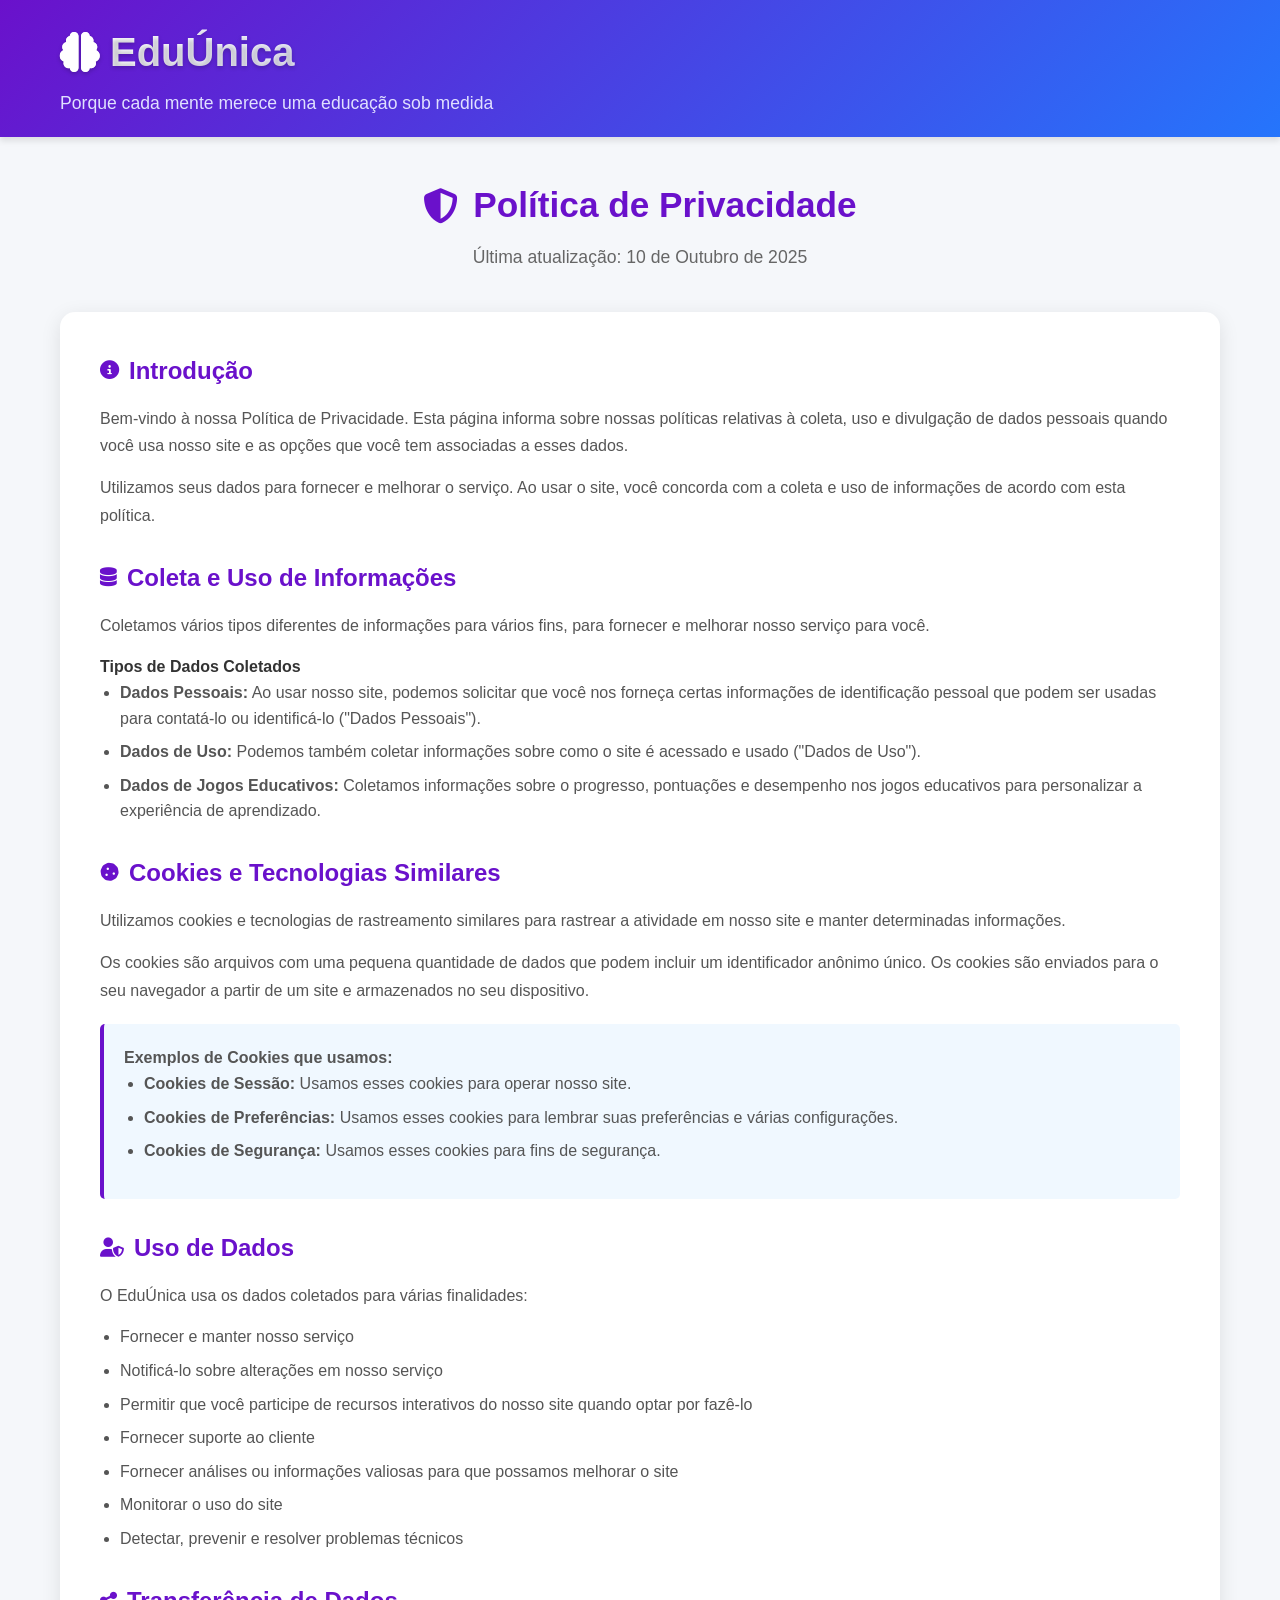
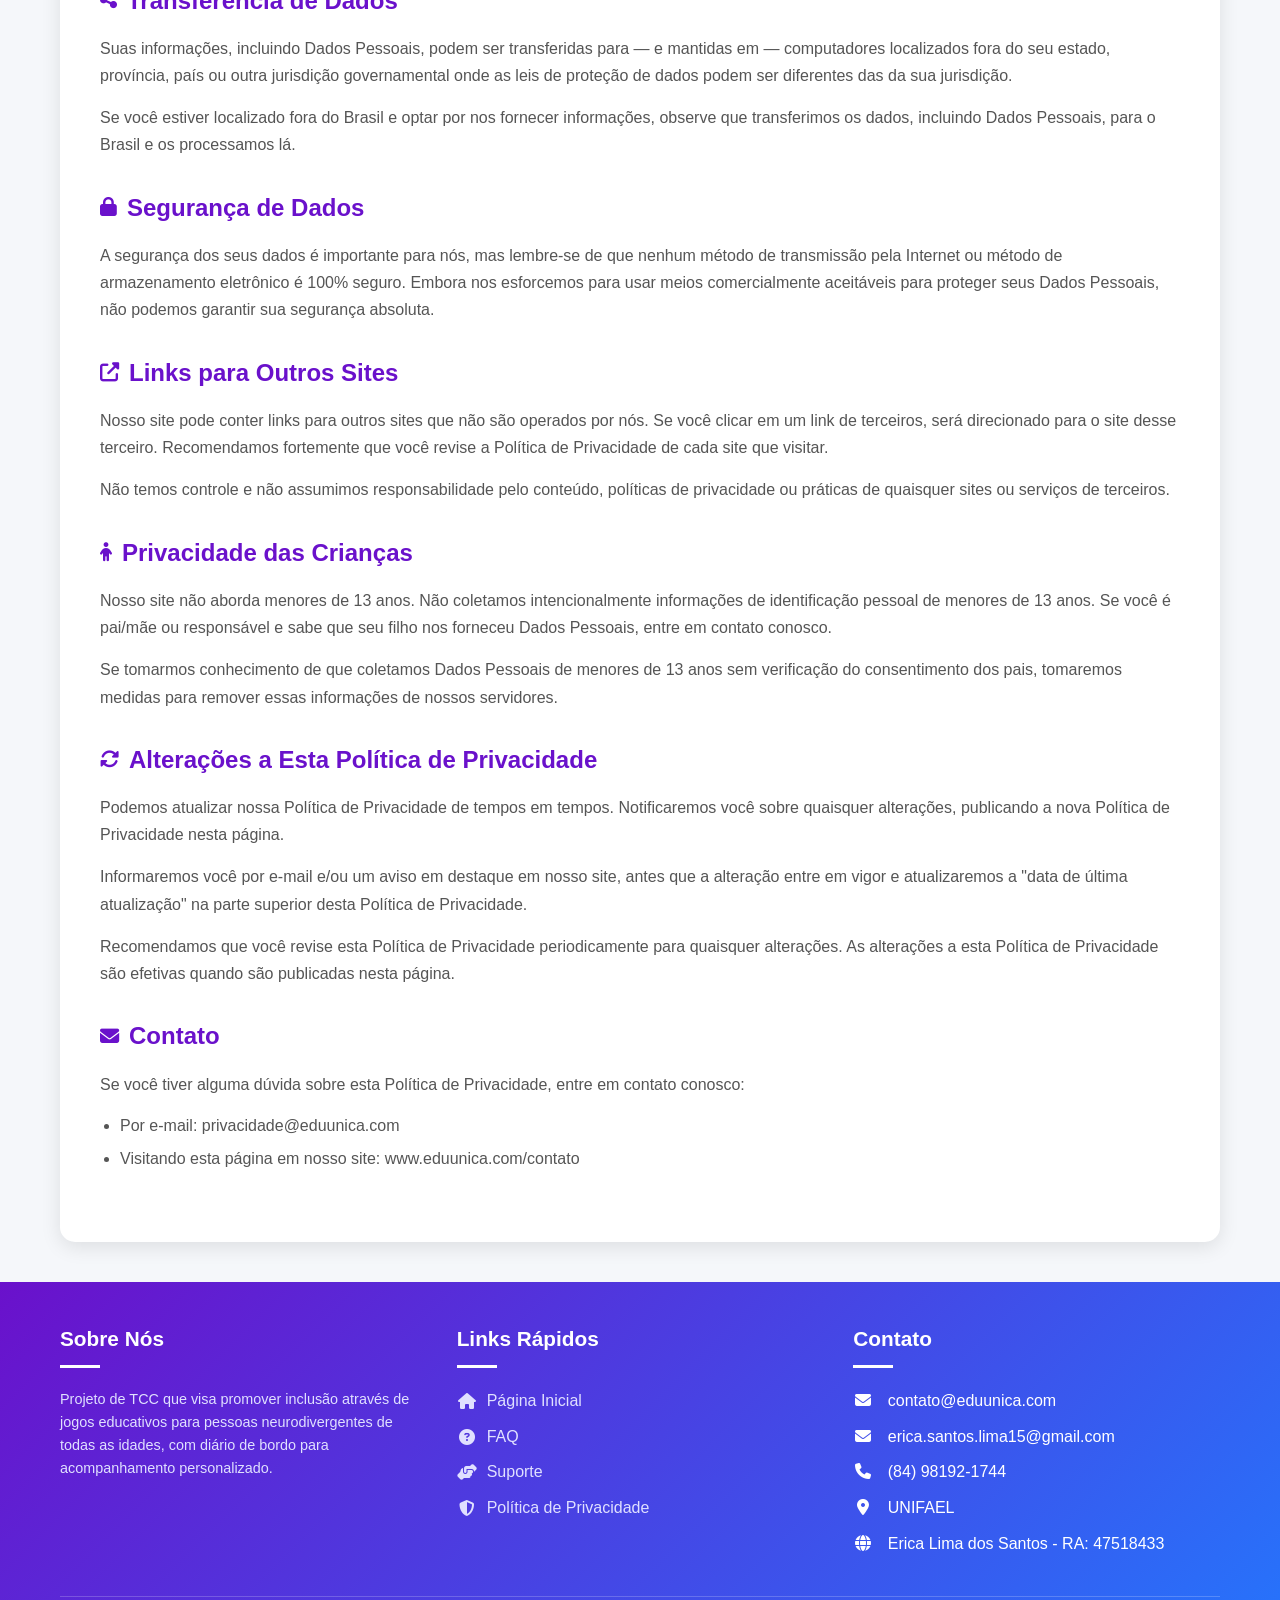
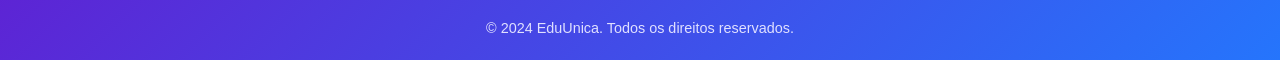
<file: pp.html>
<!DOCTYPE html>
<html lang="pt-BR">
<head>
    <meta charset="UTF-8">
    <meta name="viewport" content="width=device-width, initial-scale=1.0">
    <title>Política de Privacidade - Site Educativo</title>
    <link rel="stylesheet" href="https://cdnjs.cloudflare.com/ajax/libs/font-awesome/6.4.0/css/all.min.css">
    <style>
        /* ===== VARIÁVEIS PARA ALTO CONTRASTE ===== */
        :root {
            --primary-color: #6a11cb;
            --secondary-color: #2575fc;
            --text-color: #333333;
            --background-color: #ffffff;
            --contrast-ratio: 4.5; /* WCAG AA */
        }

        /* ===== ESTILOS GERAIS ===== */
        * {
            margin: 0;
            padding: 0;
            box-sizing: border-box;
            font-family: 'Segoe UI', Tahoma, Geneva, Verdana, sans-serif;
        }

        body {
            background-color: #f5f7fa;
            color: #333;
            line-height: 1.6;
        }

        .container {
            max-width: 1200px;
            margin: 0 auto;
            padding: 0 20px;
        }

        /* ===== CABEÇALHO ===== */
        header {
            background: linear-gradient(135deg, #6a11cb 0%, #2575fc 100%);
            color: white;
            padding: 20px 0;
            box-shadow: 0 4px 6px rgba(0, 0, 0, 0.1);
        }

        .header-content {
            display: flex;
            justify-content: space-between;
            align-items: center;
        }

        .logo {
            font-size: 2.5rem;
            font-weight: 700;
            background: linear-gradient(to right, #ffffff, #e0e0ff);
            -webkit-background-clip: text;
            background-clip: text;
            color: transparent;
            text-shadow: 0 2px 4px rgba(0, 0, 0, 0.2);
            display: flex;
            align-items: center;
        }

        .logo i {
            margin-right: 10px;
            color: #ffffff;
        }

        .slogan {
            font-size: 1.1rem;
            font-weight: 300;
            margin-top: 5px;
            color: #e0e0ff;
        }

        /* ===== CONTEÚDO PRINCIPAL ===== */
        .privacy-section {
            margin: 40px 0;
        }

        .privacy-header {
            text-align: center;
            margin-bottom: 40px;
        }

        .privacy-header h2 {
            color: #6a11cb;
            font-size: 2.2rem;
            margin-bottom: 10px;
            display: flex;
            align-items: center;
            justify-content: center;
        }

        .privacy-header h2 i {
            margin-right: 15px;
        }

        .privacy-header p {
            color: #666;
            font-size: 1.1rem;
        }

        .privacy-content {
            background: white;
            border-radius: 15px;
            padding: 40px;
            box-shadow: 0 5px 20px rgba(0, 0, 0, 0.1);
            margin-bottom: 40px;
        }

        .privacy-section-content {
            margin-bottom: 30px;
        }

        .privacy-section-content h3 {
            color: #6a11cb;
            margin-bottom: 15px;
            font-size: 1.5rem;
            display: flex;
            align-items: center;
        }

        .privacy-section-content h3 i {
            margin-right: 10px;
            font-size: 1.2rem;
        }

        .privacy-section-content p {
            margin-bottom: 15px;
            color: #555;
            line-height: 1.7;
        }

        .privacy-section-content ul {
            margin-left: 20px;
            margin-bottom: 15px;
        }

        .privacy-section-content li {
            margin-bottom: 8px;
            color: #555;
        }

        .highlight-box {
            background: #f0f8ff;
            border-left: 4px solid #6a11cb;
            padding: 20px;
            border-radius: 5px;
            margin: 20px 0;
        }

        .highlight-box p {
            margin: 0;
        }

        /* ===== RODAPÉ ===== */
        footer {
            background: linear-gradient(135deg, #6a11cb 0%, #2575fc 100%);
            color: white;
            padding: 40px 0 20px;
            margin-top: 40px;
            width: 100vw;
            position: relative;
            left: 50%;
            right: 50%;
            margin-left: -50vw;
            margin-right: -50vw;
        }

        footer .container {
            max-width: 1200px;
            margin: 0 auto;
            padding: 0 20px;
        }

        footer .footer-content {
            display: grid;
            grid-template-columns: repeat(auto-fit, minmax(250px, 1fr));
            gap: 30px;
            margin-bottom: 30px;
        }

        footer .footer-column h3 {
            font-size: 1.3rem;
            margin-bottom: 20px;
            position: relative;
        }

        footer .footer-column h3::after {
            content: '';
            display: block;
            width: 40px;
            height: 3px;
            background-color: white;
            margin-top: 10px;
        }

        footer .footer-column p {
            color: #e0e0ff;
            margin-bottom: 20px;
            font-size: 0.9rem;
            line-height: 1.6;
        }

        footer .footer-column ul {
            list-style: none;
        }

        footer .footer-column ul li {
            margin-bottom: 10px;
        }

        footer .footer-column ul li a {
            color: #e0e0ff;
            text-decoration: none;
            transition: color 0.3s ease;
            display: flex;
            align-items: center;
        }

        footer .footer-column ul li a i,
        footer .contact-info li i {
            margin-right: 10px;
            width: 20px;
            text-align: center;
        }

        footer .footer-column ul li a:hover {
            color: white;
            text-decoration: underline;
        }

        footer .copyright {
            text-align: center;
            padding-top: 20px;
            border-top: 1px solid rgba(255, 255, 255, 0.2);
            font-size: 0.9rem;
            color: #e0e0ff;
        }

        /* ===== RESPONSIVIDADE ===== */
        @media (max-width: 768px) {
            .header-content {
                flex-direction: column;
                text-align: center;
            }

            .privacy-header h2 {
                font-size: 1.8rem;
            }

            .privacy-content {
                padding: 25px;
            }

            .privacy-section-content h3 {
                font-size: 1.3rem;
            }

            footer .footer-content {
                grid-template-columns: 1fr;
                text-align: center;
            }
            
            footer .footer-column h3::after {
                margin: 10px auto 0;
            }
        }
        /* ===== BOTÃO VOLTAR AO TOPO ===== */
        /* Botão Voltar ao Topo */
.back-to-top {
    position: fixed;
    bottom: 30px;
    right: 30px;
    width: 50px;
    height: 50px;
    background: var(--primary-color, #4a90e2);
    color: white;
    border: none;
    border-radius: 50%;
    cursor: pointer;
    opacity: 0;
    visibility: hidden;
    transition: all 0.3s ease;
    box-shadow: 0 4px 12px rgba(0, 0, 0, 0.15);
    z-index: 1000;
    display: flex;
    align-items: center;
    justify-content: center;
    font-size: 1.2rem;
}

.back-to-top.show {
    opacity: 1;
    visibility: visible;
}

.back-to-top:hover {
    background: var(--primary-dark, #357abd);
    transform: translateY(-2px);
    box-shadow: 0 6px 16px rgba(0, 0, 0, 0.2);
}

.back-to-top:focus {
    outline: 3px solid var(--focus-color, #ffd700);
    outline-offset: 2px;
}

/* Modo alto contraste */
.high-contrast .back-to-top {
    background: #000;
    border: 2px solid #fff;
}

.high-contrast .back-to-top:hover {
    background: #fff;
    color: #000;
}

/* Reduzir movimento */
.reduce-motion .back-to-top {
    transition: none;
}
    </style>
</head>
<body>
    <!-- Cabeçalho -->
    <header>
      <div class="container">
            <div class="header-content">
                <div>
                    <h1 class="logo"><i class="fas fa-brain"></i> EduÚnica</h1>
                    <p class="slogan">Porque cada mente merece uma educação sob medida</p>
                </div>
            </div>
    </header>

    <!-- Conteúdo Principal -->
    <main class="container">
        <section class="privacy-section">
            <div class="privacy-header">
                <h2><i class="fas fa-shield-alt"></i> Política de Privacidade</h2>
                <p>Última atualização: 10 de Outubro de 2025</p>
            </div>

            <div class="privacy-content">
                <div class="privacy-section-content">
                    <h3><i class="fas fa-info-circle"></i> Introdução</h3>
                    <p>Bem-vindo à nossa Política de Privacidade. Esta página informa sobre nossas políticas relativas à coleta, uso e divulgação de dados pessoais quando você usa nosso site e as opções que você tem associadas a esses dados.</p>
                    <p>Utilizamos seus dados para fornecer e melhorar o serviço. Ao usar o site, você concorda com a coleta e uso de informações de acordo com esta política.</p>
                </div>

                <div class="privacy-section-content">
                    <h3><i class="fas fa-database"></i> Coleta e Uso de Informações</h3>
                    <p>Coletamos vários tipos diferentes de informações para vários fins, para fornecer e melhorar nosso serviço para você.</p>
                    
                    <h4>Tipos de Dados Coletados</h4>
                    <ul>
                        <li><strong>Dados Pessoais:</strong> Ao usar nosso site, podemos solicitar que você nos forneça certas informações de identificação pessoal que podem ser usadas para contatá-lo ou identificá-lo ("Dados Pessoais").</li>
                        <li><strong>Dados de Uso:</strong> Podemos também coletar informações sobre como o site é acessado e usado ("Dados de Uso").</li>
                        <li><strong>Dados de Jogos Educativos:</strong> Coletamos informações sobre o progresso, pontuações e desempenho nos jogos educativos para personalizar a experiência de aprendizado.</li>
                    </ul>
                </div>

                <div class="privacy-section-content">
                    <h3><i class="fas fa-cookie"></i> Cookies e Tecnologias Similares</h3>
                    <p>Utilizamos cookies e tecnologias de rastreamento similares para rastrear a atividade em nosso site e manter determinadas informações.</p>
                    <p>Os cookies são arquivos com uma pequena quantidade de dados que podem incluir um identificador anônimo único. Os cookies são enviados para o seu navegador a partir de um site e armazenados no seu dispositivo.</p>
                    
                    <div class="highlight-box">
                        <p><strong>Exemplos de Cookies que usamos:</strong></p>
                        <ul>
                            <li><strong>Cookies de Sessão:</strong> Usamos esses cookies para operar nosso site.</li>
                            <li><strong>Cookies de Preferências:</strong> Usamos esses cookies para lembrar suas preferências e várias configurações.</li>
                            <li><strong>Cookies de Segurança:</strong> Usamos esses cookies para fins de segurança.</li>
                        </ul>
                    </div>
                </div>

                <div class="privacy-section-content">
                    <h3><i class="fas fa-user-shield"></i> Uso de Dados</h3>
                    <p>O EduÚnica usa os dados coletados para várias finalidades:</p>
                    <ul>
                        <li>Fornecer e manter nosso serviço</li>
                        <li>Notificá-lo sobre alterações em nosso serviço</li>
                        <li>Permitir que você participe de recursos interativos do nosso site quando optar por fazê-lo</li>
                        <li>Fornecer suporte ao cliente</li>
                        <li>Fornecer análises ou informações valiosas para que possamos melhorar o site</li>
                        <li>Monitorar o uso do site</li>
                        <li>Detectar, prevenir e resolver problemas técnicos</li>
                    </ul>
                </div>

                <div class="privacy-section-content">
                    <h3><i class="fas fa-share-alt"></i> Transferência de Dados</h3>
                    <p>Suas informações, incluindo Dados Pessoais, podem ser transferidas para — e mantidas em — computadores localizados fora do seu estado, província, país ou outra jurisdição governamental onde as leis de proteção de dados podem ser diferentes das da sua jurisdição.</p>
                    <p>Se você estiver localizado fora do Brasil e optar por nos fornecer informações, observe que transferimos os dados, incluindo Dados Pessoais, para o Brasil e os processamos lá.</p>
                </div>

                <div class="privacy-section-content">
                    <h3><i class="fas fa-lock"></i> Segurança de Dados</h3>
                    <p>A segurança dos seus dados é importante para nós, mas lembre-se de que nenhum método de transmissão pela Internet ou método de armazenamento eletrônico é 100% seguro. Embora nos esforcemos para usar meios comercialmente aceitáveis para proteger seus Dados Pessoais, não podemos garantir sua segurança absoluta.</p>
                </div>

                <div class="privacy-section-content">
                    <h3><i class="fas fa-external-link-alt"></i> Links para Outros Sites</h3>
                    <p>Nosso site pode conter links para outros sites que não são operados por nós. Se você clicar em um link de terceiros, será direcionado para o site desse terceiro. Recomendamos fortemente que você revise a Política de Privacidade de cada site que visitar.</p>
                    <p>Não temos controle e não assumimos responsabilidade pelo conteúdo, políticas de privacidade ou práticas de quaisquer sites ou serviços de terceiros.</p>
                </div>

                <div class="privacy-section-content">
                    <h3><i class="fas fa-child"></i> Privacidade das Crianças</h3>
                    <p>Nosso site não aborda menores de 13 anos. Não coletamos intencionalmente informações de identificação pessoal de menores de 13 anos. Se você é pai/mãe ou responsável e sabe que seu filho nos forneceu Dados Pessoais, entre em contato conosco.</p>
                    <p>Se tomarmos conhecimento de que coletamos Dados Pessoais de menores de 13 anos sem verificação do consentimento dos pais, tomaremos medidas para remover essas informações de nossos servidores.</p>
                </div>

                <div class="privacy-section-content">
                    <h3><i class="fas fa-sync-alt"></i> Alterações a Esta Política de Privacidade</h3>
                    <p>Podemos atualizar nossa Política de Privacidade de tempos em tempos. Notificaremos você sobre quaisquer alterações, publicando a nova Política de Privacidade nesta página.</p>
                    <p>Informaremos você por e-mail e/ou um aviso em destaque em nosso site, antes que a alteração entre em vigor e atualizaremos a "data de última atualização" na parte superior desta Política de Privacidade.</p>
                    <p>Recomendamos que você revise esta Política de Privacidade periodicamente para quaisquer alterações. As alterações a esta Política de Privacidade são efetivas quando são publicadas nesta página.</p>
                </div>

                <div class="privacy-section-content">
                    <h3><i class="fas fa-envelope"></i> Contato</h3>
                    <p>Se você tiver alguma dúvida sobre esta Política de Privacidade, entre em contato conosco:</p>
                    <ul>
                        <li>Por e-mail: privacidade@eduunica.com</li>
                        <li>Visitando esta página em nosso site: www.eduunica.com/contato</li>
                    </ul>
                </div>
            </div>
        </section>
    </main>

    <!-- Rodapé -->
    <footer>
        <div class="container">
            <div class="footer-content">
                <div class="footer-column">
                    <h3>Sobre Nós</h3>
                    <p>Projeto de TCC que visa promover inclusão através de jogos educativos para pessoas neurodivergentes de todas as idades, com diário de bordo para acompanhamento personalizado.</p>
                </div>
                <div class="footer-column">
                    <h3>Links Rápidos</h3>
                    <ul>
                        <li><a href="index.html"><i class="fas fa-home"></i> Página Inicial</a></li>
                        <li><a href="FAQ.html"><i class="fas fa-question-circle"></i> FAQ</a></li>
                        <li><a href="home.html"><i class="fas fa-hands-helping"></i> Suporte</a></li>
                        <li><a href="pp.html"><i class="fas fa-shield-alt"></i> Política de Privacidade</a></li>
                    </ul>
                </div>
                <div class="footer-column">
                    <h3>Contato</h3>
                    <ul class="contact-info">
                        <li><i class="fas fa-envelope"></i> contato@eduunica.com</li>
                         <li><i class="fas fa-envelope"></i> erica.santos.lima15@gmail.com</li>
                        <li><i class="fas fa-phone"></i> (84) 98192-1744</li>
                        <li><i class="fas fa-map-marker-alt"></i> UNIFAEL</li>
                        <li><i class="fas fa-globe"></i> Erica Lima dos Santos - RA: 47518433</li>
                    
                    </ul>
                </div>
            </div>
            <div class="copyright">
                <p>&copy; 2024 EduUnica. Todos os direitos reservados.</p>
            </div>
        </div>
    </footer>
    <!-- Botão Voltar ao Topo -->
<button id="backToTop" class="back-to-top" aria-label="Voltar ao topo da página">
    <i class="fas fa-chevron-up"></i>
</button>
<script>
    // Botão Voltar ao Topo
function initBackToTop() {
    const backToTopButton = document.getElementById('backToTop');
    
    if (!backToTopButton) return;
    
    // Mostrar/ocultar botão baseado no scroll
    function toggleBackToTop() {
        if (window.pageYOffset > 300) {
            backToTopButton.classList.add('show');
        } else {
            backToTopButton.classList.remove('show');
        }
    }
    
    // Função para voltar ao topo suavemente
    function scrollToTop() {
        // Verifica se o usuário prefere reduzir movimento
        const prefersReducedMotion = document.body.classList.contains('reduce-motion');
        
        if (prefersReducedMotion) {
            // Scroll instantâneo para quem prefere reduzir animação
            window.scrollTo({
                top: 0,
                behavior: 'auto'
            });
        } else {
            // Scroll suave para outros usuários
            window.scrollTo({
                top: 0,
                behavior: 'smooth'
            });
        }
        
        // Anuncia para leitores de tela
        announceToScreenReader('Voltou ao topo da página');
    }
    
    // Event Listeners
    window.addEventListener('scroll', toggleBackToTop);
    backToTopButton.addEventListener('click', scrollToTop);
    
    // Teclado - permitir ativação com Enter ou Espaço
    backToTopButton.addEventListener('keydown', function(e) {
        if (e.key === 'Enter' || e.key === ' ') {
            e.preventDefault();
            scrollToTop();
        }
    });
    
    // Verificar estado inicial
    toggleBackToTop();
}

// Inicializar quando o DOM estiver carregado
document.addEventListener('DOMContentLoaded', function() {
    initBackToTop();
});
</script>
</body>
</html>
</file>
